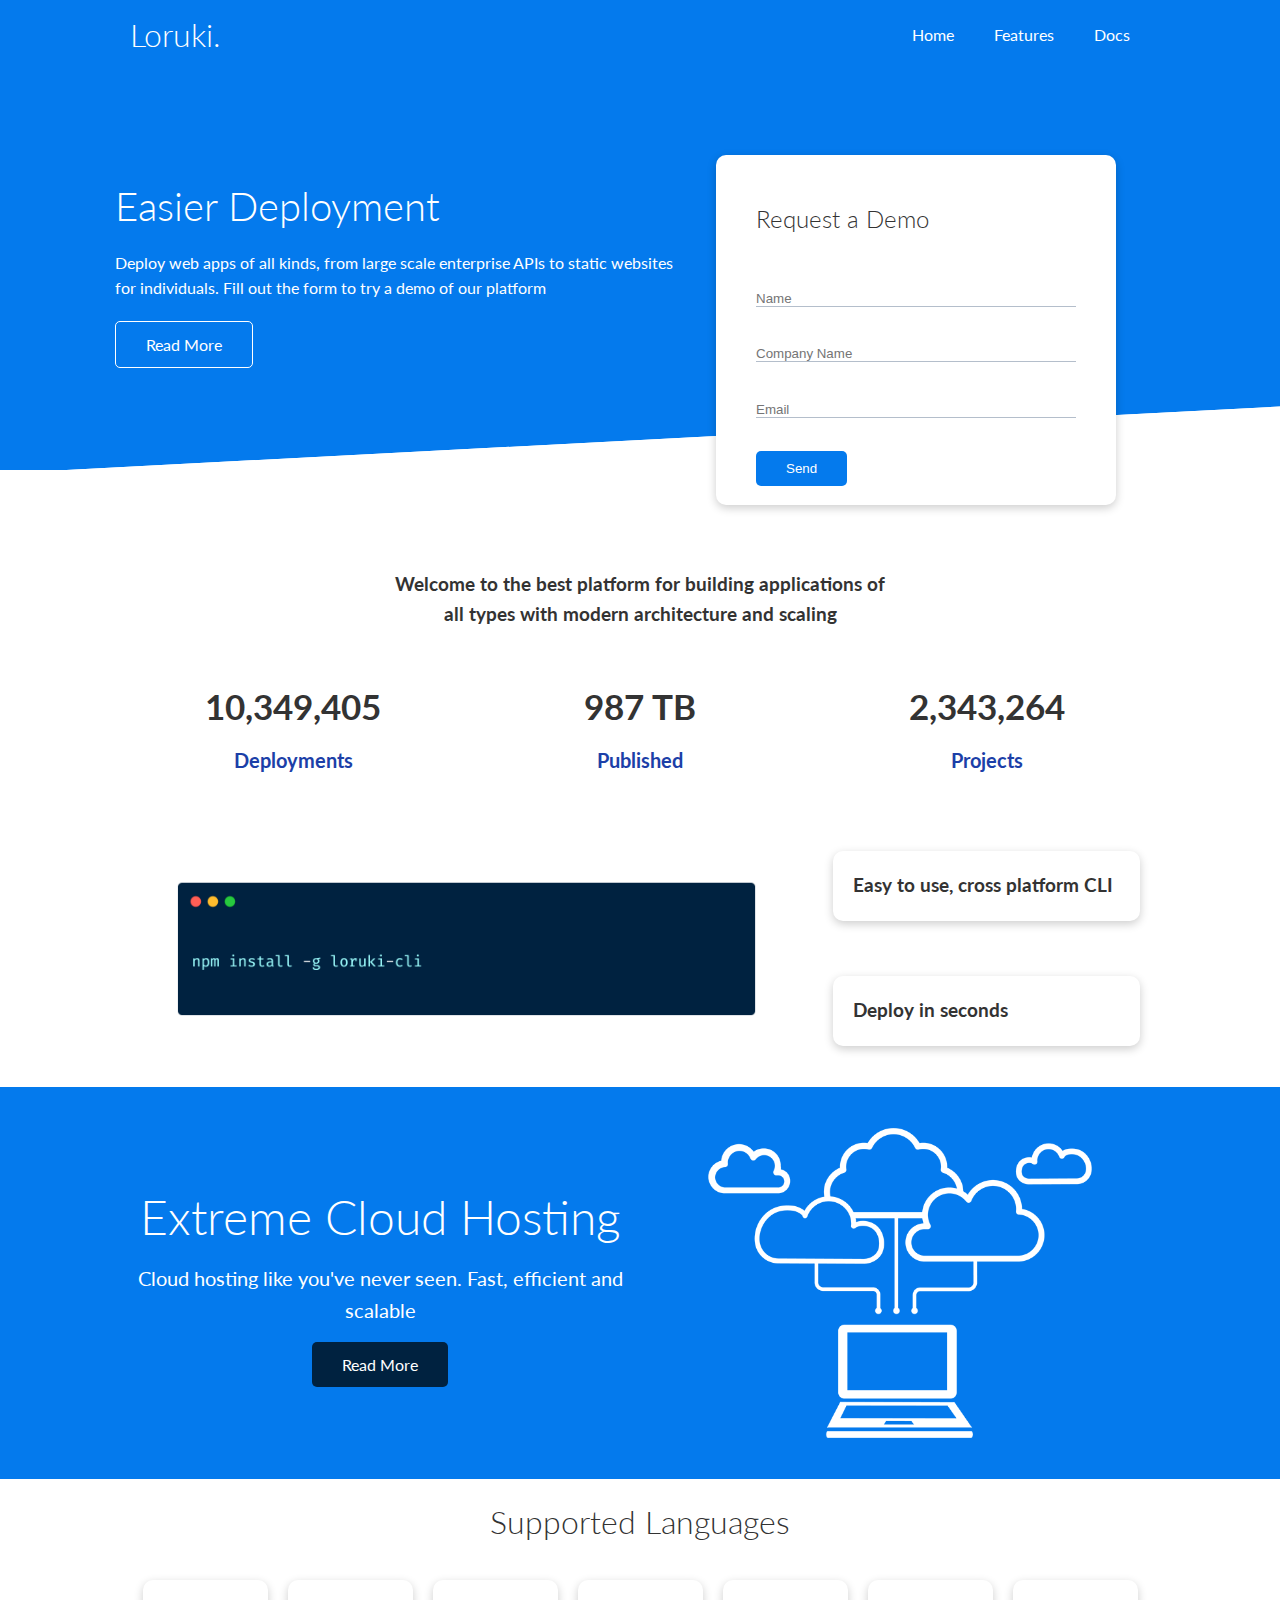
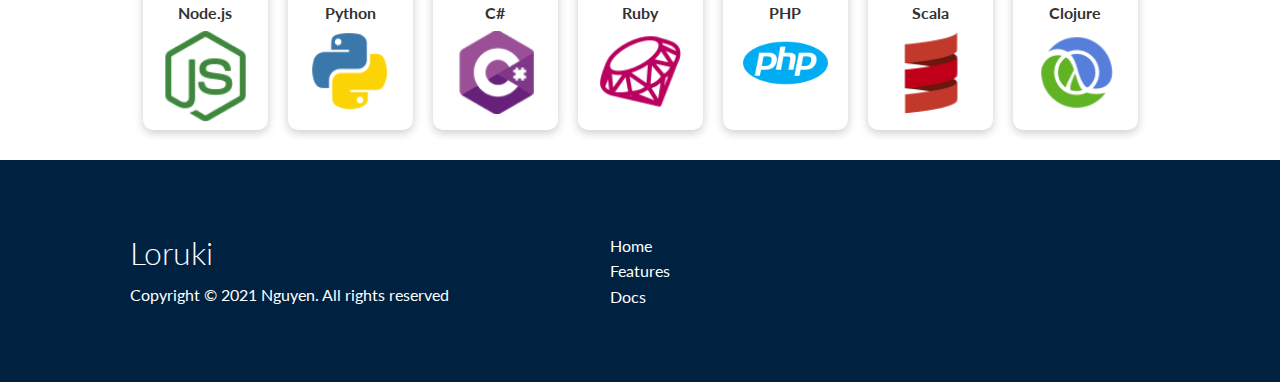
<file: index.html>
<!DOCTYPE html>
<html lang="en">
<head>
    <meta charset="UTF-8">
    <meta http-equiv="X-UA-Compatible" content="IE=edge">
    <meta name="viewport" content="width=device-width, initial-scale=1.0">
    <link rel="stylesheet" href="https://cdnjs.cloudflare.com/ajax/libs/font-awesome/5.15.2/css/all.min.css" 
    integrity="sha512-HK5fgLBL+xu6dm/Ii3z4xhlSUyZgTT9tuc/hSrtw6uzJOvgRr2a9jyxxT1ely+B+xFAmJKVSTbpM/CuL7qxO8w==" 
    crossorigin="anonymous" />
    <link rel="stylesheet" href="/css/utilities.css">
    <link rel="stylesheet" href="/css/style.css">
    <title>Loruki | Cloud Hosting For Everyone</title>
</head>
<body>
    <!-- Navbar -->
    <div id="navbar">
        <div class="container flex">
            <h1 class="logo">Loruki.</h1>
            <nav>
                <ul>
                    <li><a href="index.html">Home</a></li>
                    <li><a href="features.html">Features</a></li>
                    <li><a href="docs.html">Docs</a></li>
                </ul>
            </nav>
        </div>
    </div>
    <!-- End Navbar -->

    <!-- Showcase Section -->
    <section id="showcase">
        <div class="container grid">
            <div class="showcase-text">
                <h1>Easier Deployment</h1>
                <p>Deploy web apps of all kinds, from large scale enterprise APIs to static websites for individuals. Fill out the form to try a demo of our platform</p>
                <a href="#" class="btn btn-outline">Read More</a>
            </div>
            <!-- class names like from Bootsrap -->
            <div class="showcase-form card">
                <h2>Request a Demo</h2>
                <form name="contact" method="POST" netlify-honeypot="bot-field" data-netlify="true">
                    <input type="hidden" name="form-name" value="contact">
                    <p class="hidden">
                        <label>Don’t fill this out if you’re human: <input name="bot-field" /></label>
                    </p>
                    <div class="form-control">
                        <input type="text" name="name" placeholder="Name" required>
                    </div>
                    <div class="form-control">
                        <input type="text" name="company" placeholder="Company Name" required>
                    </div>
                    <div class="form-control">
                        <input type="email" name="email" placeholder="Email" required>
                    </div>
                    <input type="submit" value="Send" class="btn btn-primary">
                </form>
            </div>
        </div>
    </section>
    <!-- End Showcase Section -->

    <!-- Stats Section -->
    <section id="stats">
        <div class="container">
            <!-- my for margin on y-Axis -->
            <h3 class="stats-heading text-center my-1">
                Welcome to the best platform for building applications of all types with modern architecture and scaling
            </h3>
            <div class="grid grid-3 text-center my-4">
                <div>
                    <i class="fas fa-server fa-3x"></i>
                    <h3>10,349,405</h3>
                    <p class="text-secondary">Deployments</p>
                </div>
                <div>
                    <i class="fas fa-upload fa-3x"></i>
                    <h3>987 TB</h3>
                   <p class="text-secondary">Published</p>
                </div>
                <div>
                    <i class="fas fa-project-diagram fa-3x"></i>
                    <h3>2,343,264</h3>
                    <p class="text-secondary">Projects</p>
                </div>
            </div>
        </div>
    </section>
    <!-- End Stats Section -->

    <!-- Cli -->
    <section id="cli">
        <div class="container grid">
            <img src="img/cli.png" alt="image ">
            <div class="card">
                <h3>Easy to use, cross platform CLI</h3>
            </div>
            <div class="card">
                <h3>Deploy in seconds</h3>
            </div>
        </div>
    </section>
    <!-- End Cli -->

    <!-- Cloud -->
    <section class="cloud bg-primary my-2 py-2">
        <div class="container grid">
            <div class="text-center">
                <h2 class="lg">Extreme Cloud Hosting</h2>
                <p class="lead my-1">Cloud hosting like you've never seen. Fast, efficient and scalable</p>
                <a href="#" class="btn btn-dark">Read More</a>
            </div>
            <img src="img/cloud.png" alt="image">
        </div>
    </section>
    <!-- End Cloud -->

    <!-- Languages -->
    <section id="languages">
        <h2 class="md text-center my-2">Supported Languages</h2>
        <div class="container flex">
            <div class="card">
                <h4 class="text-center">Node.js</h4>
                <img src="/img/logos/node.png" alt="image">
            </div>
            <div class="card">
                <h4 class="text-center">Python</h4>
                <img src="/img/logos/python.png" alt="image">
            </div>
            <div class="card">
                <h4 class="text-center">C#</h4>
                <img src="/img/logos/csharp.png" alt="image">
            </div>
            <div class="card">
                <h4 class="text-center">Ruby</h4>
                <img src="/img/logos/ruby.png" alt="image">
            </div>
            <div class="card">
                <h4 class="text-center">PHP</h4>
                <img src="/img/logos/php.png" alt="image">
            </div>
            <div class="card">
                <h4 class="text-center">Scala</h4>
                <img src="/img/logos/scala.png" alt="image">
            </div>
            <div class="card">
                <h4 class="text-center">Clojure</h4>
                <img src="/img/logos/clojure.png" alt="image">
            </div>
        </div>
    </section>
    <!-- End Languages -->

    <!-- Footer -->
    <section id="footer" class="bg-dark py-5">
        <div class="container grid grid-3">
            <div>
                <h1>Loruki</h1>
                <p>Copyright &copy; 2021 Nguyen. All rights reserved</p>
            </div>
            <nav>
                <ul>
                    <li><a href="index.html">Home</a></li>
                    <li><a href="features.html">Features</a></li>
                    <li><a href="docs.html">Docs</a></li>
                </ul>
            </nav>
            <div class="social">
                <a href=""><i class="fab fa-github fa-2x"></i></a>
                <a href=""><i class="fab fa-facebook fa-2x"></i></a>
                <a href=""><i class="fab fa-instagram fa-2x"></i></a>
                <a href=""><i class="fab fa-twitter fa-2x"></i></a>
            </div>
        </div>
    </section>
    <!-- End Footer -->
</body>
</html>
</file>
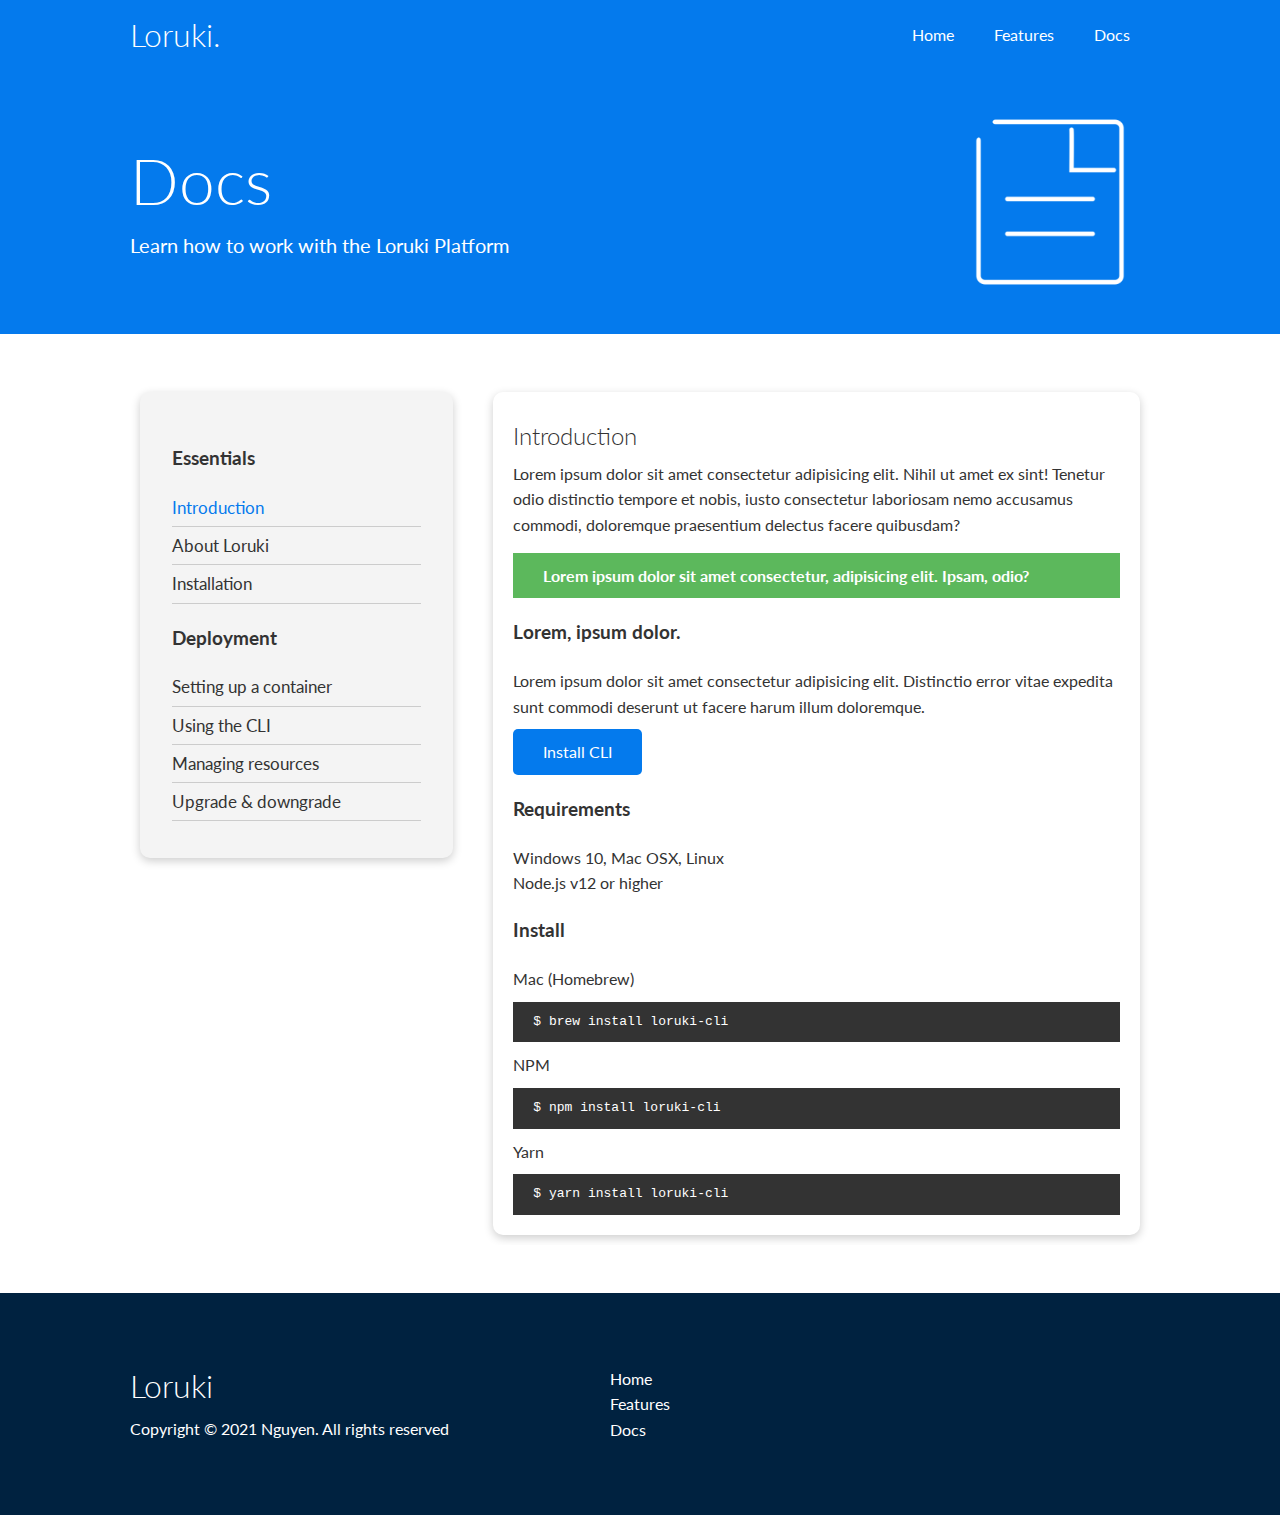
<file: docs.html>
<!DOCTYPE html>
<html lang="en">
<head>
    <meta charset="UTF-8">
    <meta http-equiv="X-UA-Compatible" content="IE=edge">
    <meta name="viewport" content="width=device-width, initial-scale=1.0">
    <link rel="stylesheet" href="https://cdnjs.cloudflare.com/ajax/libs/font-awesome/5.15.2/css/all.min.css" 
    integrity="sha512-HK5fgLBL+xu6dm/Ii3z4xhlSUyZgTT9tuc/hSrtw6uzJOvgRr2a9jyxxT1ely+B+xFAmJKVSTbpM/CuL7qxO8w==" 
    crossorigin="anonymous" />
    <link rel="stylesheet" href="/css/utilities.css">
    <link rel="stylesheet" href="/css/style.css">
    <title>Loruki | Cloud Hosting For Everyone</title>
</head>
<body>
    <!-- Navbar -->
    <div id="navbar">
        <div class="container flex">
            <h1 class="logo">Loruki.</h1>
            <nav>
                <ul>
                    <li><a href="index.html">Home</a></li>
                    <li><a href="features.html">Features</a></li>
                    <li><a href="docs.html">Docs</a></li>
                </ul>
            </nav>
        </div>
    </div>
    <!-- End Navbar -->

    <!-- Head -->
    <section id="docs-head" class=" bg-primary py-3">
        <div class="container grid">
            <div>
                <h1 class="xl">Docs</h1>
                <p class="lead">Learn how to work with the Loruki Platform</p>
            </div>
            <img src="img/docs.png" alt="image">
        </div>
    </section>
    <!-- End Head -->

    <!-- Docs Main -->
    <section id="docs-main" class="my-4">
        <div class="container grid">
            <div class="card bg-light p-3">
                <h3 class="my-2">Essentials</h3>
                <nav>
                    <ul>
                        <li><a class="text-primary" href="">Introduction</a></li>
                        <li><a href="">About Loruki</a></li>
                        <li><a href="">Installation</a></li>
                    </ul>
                </nav>
                <h3 class="my-2">Deployment</h3>
                <nav>
                    <ul>
                        <li><a href="">Setting up a container</a></li>
                        <li><a href="">Using the CLI</a></li>
                        <li><a href="">Managing resources</a></li>
                        <li><a href="">Upgrade & downgrade</a></li>
                    </ul>
                </nav>
            </div>
            <div class="card">
                <h2>Introduction</h2>
                <p>Lorem ipsum dolor sit amet consectetur adipisicing elit. Nihil ut amet ex sint! Tenetur odio distinctio tempore et nobis,
                iusto consectetur laboriosam nemo accusamus commodi, doloremque praesentium delectus facere quibusdam?</p>
                <div class="alert alert-sucess">
                    <i class="fas fa-info"></i> Lorem ipsum dolor sit amet consectetur, adipisicing elit. Ipsam, odio?
                </div>

                <h3>Lorem, ipsum dolor.</h3>
                <p>Lorem ipsum dolor sit amet consectetur adipisicing elit. Distinctio error vitae expedita sunt commodi deserunt ut facere 
                harum illum doloremque.</p>
                <a href="" class="btn btn-primary">Install CLI</a>

                <h3>Requirements</h3>
                <ul>
                    <li>Windows 10, Mac OSX, Linux</li>
                    <li>Node.js v12 or higher</li>
                </ul>

                <h3>Install</h3>
                <p>Mac (Homebrew)</p>
                <pre><code>$ brew install loruki-cli</code></pre>
                <p>NPM</p>
                <pre><code>$ npm install loruki-cli</code></pre>
                <p>Yarn</p>
                <pre><code>$ yarn install loruki-cli</code></pre>
            </div>
        </div>
    </section>
    <!-- End Docs Main -->

    <!-- Footer -->
    <section id="footer" class="bg-dark py-5">
        <div class="container grid grid-3">
            <div>
                <h1>Loruki</h1>
                <p>Copyright &copy; 2021 Nguyen. All rights reserved</p>
            </div>
            <nav>
                <ul>
                    <li><a href="index.html">Home</a></li>
                    <li><a href="features.html">Features</a></li>
                    <li><a href="docs.html">Docs</a></li>
                </ul>
            </nav>
            <div class="social">
                <a href=""><i class="fab fa-github fa-2x"></i></a>
                <a href=""><i class="fab fa-facebook fa-2x"></i></a>
                <a href=""><i class="fab fa-instagram fa-2x"></i></a>
                <a href=""><i class="fab fa-twitter fa-2x"></i></a>
            </div>
        </div>
    </section>
    <!-- End Footer -->
</body>
</html>
</file>
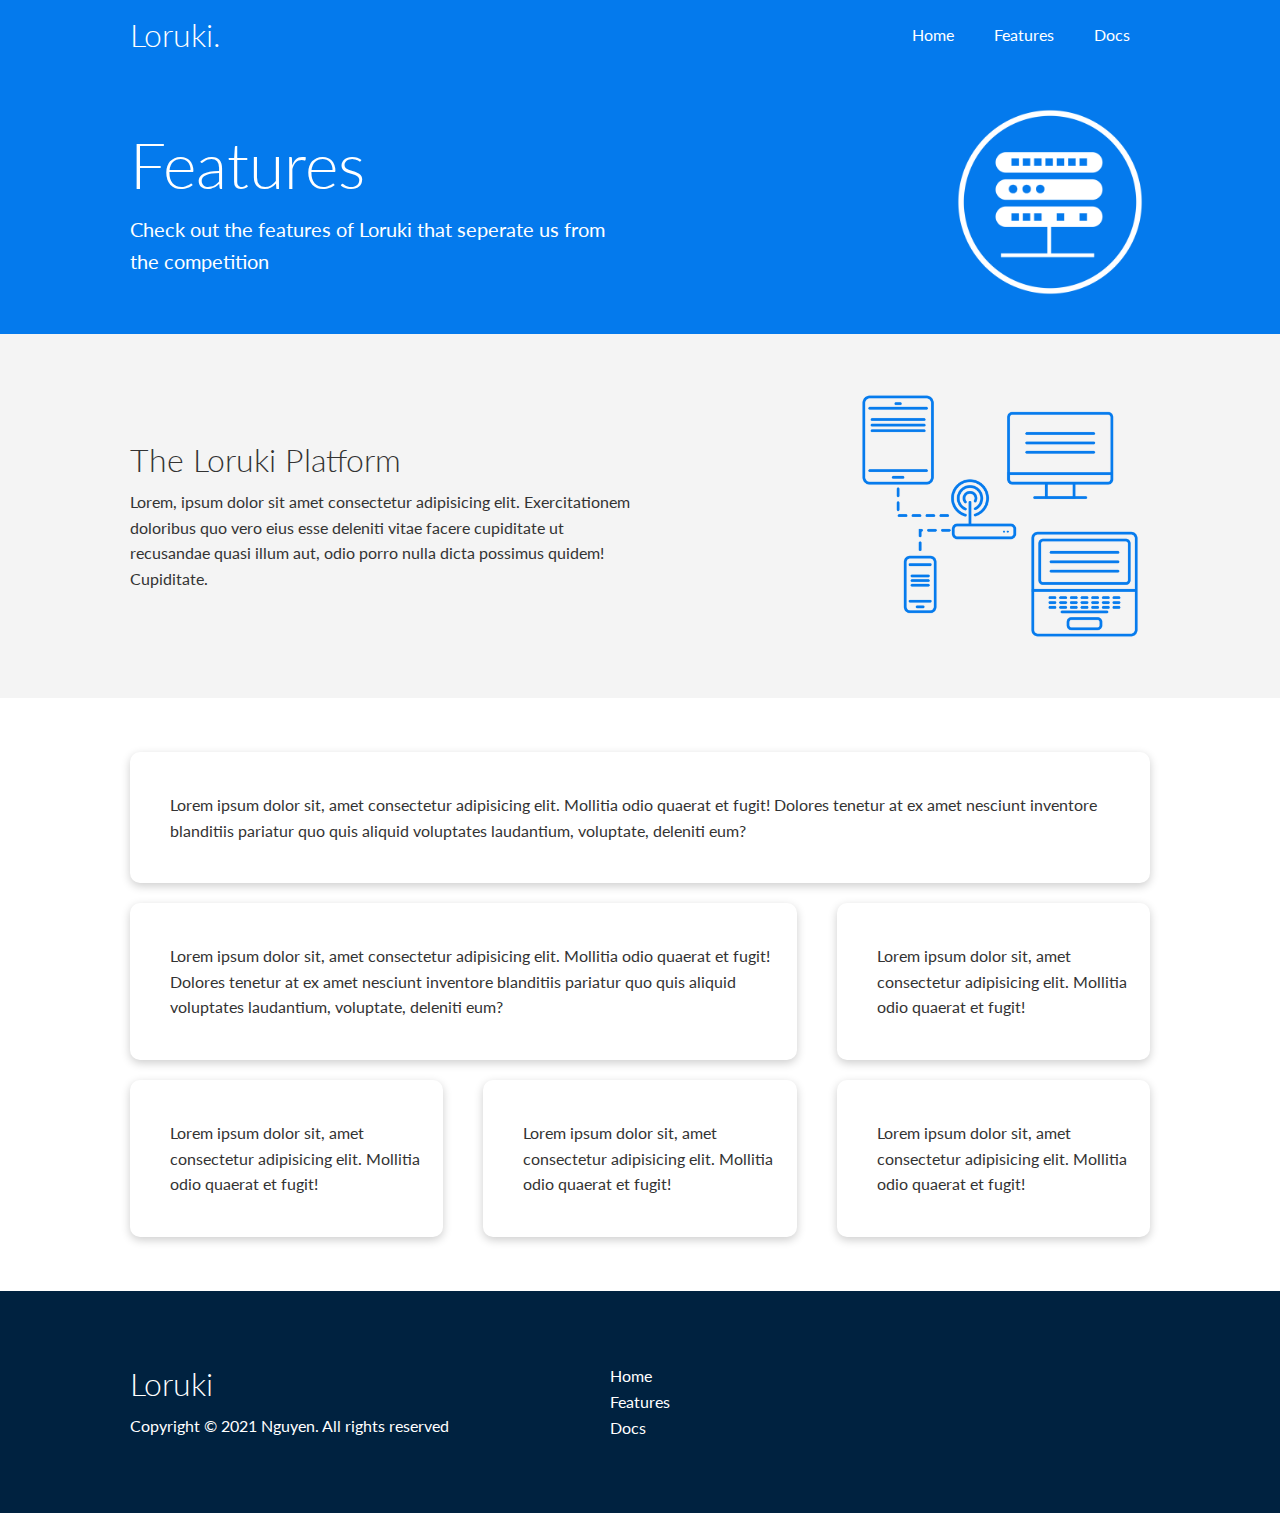
<file: features.html>
<!DOCTYPE html>
<html lang="en">
<head>
    <meta charset="UTF-8">
    <meta http-equiv="X-UA-Compatible" content="IE=edge">
    <meta name="viewport" content="width=device-width, initial-scale=1.0">
    <link rel="stylesheet" href="https://cdnjs.cloudflare.com/ajax/libs/font-awesome/5.15.2/css/all.min.css" 
    integrity="sha512-HK5fgLBL+xu6dm/Ii3z4xhlSUyZgTT9tuc/hSrtw6uzJOvgRr2a9jyxxT1ely+B+xFAmJKVSTbpM/CuL7qxO8w==" 
    crossorigin="anonymous" />
    <link rel="stylesheet" href="/css/utilities.css">
    <link rel="stylesheet" href="/css/style.css">
    <title>Loruki | Cloud Hosting For Everyone</title>
</head>
<body>
    <!-- Navbar -->
    <div id="navbar">
        <div class="container flex">
            <h1 class="logo">Loruki.</h1>
            <nav>
                <ul>
                    <li><a href="index.html">Home</a></li>
                    <li><a href="features.html">Features</a></li>
                    <li><a href="docs.html">Docs</a></li>
                </ul>
            </nav>
        </div>
    </div>
    <!-- End Navbar -->

    <!-- Head -->
    <section id="features-head" class=" bg-primary py-3">
        <div class="container grid">
            <div>
                <h1 class="xl">Features</h1>
                <p class="lead">Check out the features of Loruki that seperate us from the competition</p>
            </div>
            <img src="img/server.png" alt="image">
        </div>
    </section>
    <!-- End Head -->

    <!-- Sub Head -->
    <section id="features-sub-head" class="bg-light py-3">
        <div class="container grid">
            <div>
                <h1 class="md">The Loruki Platform</h1>
                <p>Lorem, ipsum dolor sit amet consectetur adipisicing elit. Exercitationem doloribus quo vero eius esse deleniti vitae 
                    facere cupiditate ut recusandae quasi illum aut, odio porro nulla dicta possimus quidem! Cupiditate.</p>
            </div>
            <img src="/img/server2.png" alt="image">
        </div>
    </section>
    <!-- End Sub Head -->

    <!-- Features Main -->
    <section id="features-main" class="my-2">
        <div class="container grid grid-3">
            <div class="card flex">
                <i class="fas fa-server fa-3x"></i>
                <p>Lorem ipsum dolor sit, amet consectetur adipisicing elit. Mollitia odio quaerat et fugit! Dolores tenetur at ex amet 
                    nesciunt inventore blanditiis pariatur quo quis aliquid voluptates laudantium, voluptate, deleniti eum?</p>
            </div>
            <div class="card flex">
                <i class="fas fa-database fa-3x"></i>
                <p>Lorem ipsum dolor sit, amet consectetur adipisicing elit. Mollitia odio quaerat et fugit! Dolores tenetur at ex amet 
                    nesciunt inventore blanditiis pariatur quo quis aliquid voluptates laudantium, voluptate, deleniti eum?</p>
            </div>
            <div class="card flex">
                <i class="fas fa-laptop fa-3x"></i>
                <p>Lorem ipsum dolor sit, amet consectetur adipisicing elit. Mollitia odio quaerat et fugit!</p>
            </div>
            <div class="card flex">
                <i class="fas fa-upload fa-3x"></i>
                <p>Lorem ipsum dolor sit, amet consectetur adipisicing elit. Mollitia odio quaerat et fugit!</p>
            </div>
            <div class="card flex">
                <i class="fas fa-power-off fa-3x"></i>
                <p>Lorem ipsum dolor sit, amet consectetur adipisicing elit. Mollitia odio quaerat et fugit!</p>
            </div>
            <div class="card flex">
                <i class="fas fa-laptop-code fa-3x"></i>
                <p>Lorem ipsum dolor sit, amet consectetur adipisicing elit. Mollitia odio quaerat et fugit!</p>
            </div>
        </div>
    </section>
    <!-- End Features Main -->

    <!-- Footer -->
    <section id="footer" class="bg-dark py-5">
        <div class="container grid grid-3">
            <div>
                <h1>Loruki</h1>
                <p>Copyright &copy; 2021 Nguyen. All rights reserved</p>
            </div>
            <nav>
                <ul>
                    <li><a href="index.html">Home</a></li>
                    <li><a href="features.html">Features</a></li>
                    <li><a href="docs.html">Docs</a></li>
                </ul>
            </nav>
            <div class="social">
                <a href=""><i class="fab fa-github fa-2x"></i></a>
                <a href=""><i class="fab fa-facebook fa-2x"></i></a>
                <a href=""><i class="fab fa-instagram fa-2x"></i></a>
                <a href=""><i class="fab fa-twitter fa-2x"></i></a>
            </div>
        </div>
    </section>
    <!-- End Footer -->
</body>
</html>
</file>
<file: css/utilities.css>
/*  =========
    Utilities
    ========= */
.container {
    /* max width, in case display is to big */
    max-width: 1100px;
    /* center container */
    margin: 0 auto;
    /* by overflowing content, adds scrollbar only when necessary*/
    overflow: auto;
    padding: 0 40px;
}

.flex {
    display: flex;
    justify-content: center;
    align-items: center;
    height: 100%;
}

.grid {
    display: grid;
    /* repeat 2 times 1 fraction*/
    grid-template-columns: repeat(2,1fr);
    gap: 20px;
    justify-content: center;
    align-items: center;
    height: 100%;
}

.grid-3 {
    grid-template-columns: repeat(3,1fr);
}

.card {
    background-color: #fff;
    color: #333;
    border-radius: 10px;
    box-shadow: 0 3px 10px rgba(0, 0, 0, .2);
    padding: 20px;
    margin: 10px;
}

.btn {
    display: inline-block;
    padding: 10px 30px;
    cursor: pointer;
    background-color: var(--prime-color);
    color: #fff;
    border: none;
    border-radius: 5px;
}

.btn-outline {
    background-color: transparent;
    border: 1px solid #fff;
}

.btn:hover {
    transform: scale(.98)
}

/* Backgrounds & colored buttons */
.bg-primary,
.btn-primary {
    background-color: var(--prime-color);
    color: #fff;
}

.bg-secondary,
.btn-secondary {
    background-color: var(--secondary-color);
    color: #fff;
}

.bg-dark,
.btn-dark {
    background-color: var(--dark-color);
    color: #fff;
}

.bg-light,
.btn-light {
    background-color: var(--light-color);
    color: #333;
}

.bg-primary a,
.btn-primary a,
.bg-secondary a,
.btn-secondary a,
.bg-dark a,
.btn-dark a {
    color: #fff;
}

/* Text colors */
.text-primary {
    color: var(--prime-color);
}

.text-secondary {
    color: var(--secondary-color);
}

.text-dark {
    color: var(--dark-color);
}

.text-light {
    color: var(--light-color);
}

.lead {
    font-size: 20px;
}

.sm {
    font-size: 1rem;
}

.md {
    font-size: 2rem;
}

.lg {
    font-size: 3rem;
}

.xl {
    font-size: 4rem;
}


.text-center {
    text-align: center;
}

/* Margin top-bottom */
.my-1 {
    /* rem takes the root font-size, meaning font-size of the html-Tag (=16px)*/
    margin: 1rem 0; /* 1 times 16px */
}

.my-2 {
    margin: 1.5rem 0;
}

.my-3 {
    margin: 2rem 0;
}

.my-4 {
    margin: 3rem 0;
}

.my-5 {
    margin: 4rem 0;
}

/* Margin all around */
.m-1 {
    margin: 1rem;
}

.m-2 {
    margin: 1.5rem;
}

.m-3 {
    margin: 2rem;
}

.m-4 {
    margin: 3rem;
}

.m-5 {
    margin: 4rem;
}

/* Padding top-bottom */
.py-1 {
    padding: 1rem 0;
}

.py-2 {
    padding: 1.5rem 0;
}

.py-3 {
    padding: 2rem 0;
}

.py-4 {
    padding: 3rem 0;
}

.py-5 {
    padding: 4rem 0;
}

/* Padding all around */
.p-1 {
    padding: 1rem;
}

.p-2 {
    padding: 1.5rem;
}

.p-3 {
    padding: 2rem;
}

.p-4 {
    padding: 3rem;
}

.p-5 {
    padding: 4rem;
}
</file>
<file: css/style.css>
@import url('https://fonts.googleapis.com/css2?family=Lato:wght@300&display=swap');

:root {
    --prime-color: #047aed;
    --secondary-color: #1c3fa8;
    --dark-color: #002240;
    --light-color: #f4f4f4;
    --sucess-color: #5cb85c;
    --error-color: #d9534f;
}

* {
    box-sizing: border-box;
    padding: 0;
    margin: 0;
    /*
    border: 1px solid black; /**/
}

body {
    font-family: 'Lato', sans-serif;
    color: #333;
    /* Zeilenabstand */
    line-height: 1.6;
}

ul {
    /* remove bulletpoints with none */
    list-style-type: none;
}

a {
    /* remove underline with none */
    text-decoration: none;
    color: #333;
}

h1, h2 {
    /* 300 -> make less bold */
    font-weight: 300;
    line-height: 1.2;
    margin: 10px 0;
}

p {
    margin: 10px 0;
}

img {
    /* keep images within there container */
    width: 100%;
}
code, 
pre {
    background-color: #333;
    color: #fff;
    padding: 10px;
}

.hidden {
    visibility: hidden;
    height: 0;
}
/*  ======
    Navbar
    ====== */
#navbar {
    background-color: var(--prime-color);
    color: #fff;
    height: 70px;
}

#navbar .flex {
    justify-content: space-between;
}

#navbar ul {
    display: flex;
}

#navbar a {
    color: #fff;
    margin: 0 10px;
    padding: 10px;
}

#navbar a:hover {                                                                                                                             
    border-bottom: 2px solid white;
}
/*  ==========
    End Navbar
    ========== */

/*  ========
    Showcase
    ======== */
#showcase {
    background-color: var(--prime-color);
    height: 400px;
    color: #fff;
    position: relative;
}

#showcase h1 {
    font-size: 40px;
}

#showcase p {
    margin: 20px 0;
}

#showcase .grid {
    grid-template-columns: 55% 45%;
    gap: 30px;
    overflow: visible;
}

#showcase .showcase-text {
    animation: slideFromLeft 1s ease-in;
}

#showcase .showcase-form {
    position: relative;
    top: 60px;
    height: 350px;
    width: 400px;
    padding: 40px;
    z-index: 100;
    animation: slideFromRight 1s ease-in;
}

#showcase .form-control {
    margin: 30px 0; 
}

#showcase .form-control input[type='text'],
#showcase .form-control input[type='email'] {
    border: none;
    border-bottom: 1px solid #b4becb;
    width: 100%;
}

#showcase .form-control input:focus {
    /* remove border around input text when focused */
    outline: none;
}

#showcase::before,
#showcase::after {
    content: '';
    position: absolute;
    height: 100px;
    background-color: #fff;
    bottom: -70px;
    left: 0;
    right: 0;
    transform: skewY(-3deg);
    /* prefixes, so it works on all browsers */
    -webkit-transform: skewY(-3deg); /* for Chrome and Safari */
    -moz-transform: skewY(-3deg);
    -ms-transform: skewY(-3deg);
}

/*  ============
    End Showcase
    ============ */

/*  =====
    Stats
    ===== */
#stats {
    margin-top: 100px;
    animation: slideFromBottom 1s ease-in;
}

#stats .stats-heading {
    max-width: 500px;
    /* put in the middle */
    margin: auto;
}

#stats .grid h3 {
    font-size: 35px;
}

#stats .grid p {
    font-size: 20px;
    font-weight: bold;
}
/*  =========
    End Stats
    ========= */

/*  ===
    Cli
    === */
#cli .grid {
    /* erzeugt 3 Spalten */
    grid-template-columns: repeat(3,1fr);
    /* erzeugt 2 Zeilen */
    grid-template-rows: repeat(2,1fr);
}

/* get anything that is the first child of grid */
#cli .grid > *:first-child {
    /* span from column 1 to 2 */
    grid-column: 1 / span 2;
    grid-row: 1 / span 2;
}
/*  =======
    End Cli
    ======= */

/*  =====
    Cloud
    ===== */

/* styled in utilities.css */

/*  =========
    End Cloud
    ========= */

/*  =========
    Languages
    ========= */
#languages {
    margin-bottom: 20px;
}

#languages .card {
    width: 125px;
    height: 150px;
    margin-top: 15px;
    transition: transform .3s ease;
}

#languages .card:hover {
    transform: translateY(-10px);
}

#languages .card h4 {
    margin-bottom: 5px;
}

#languages .flex {
    /* pushes elements to the next line instead of squeezing it togehter by resizing */
    flex-wrap: wrap;
}
/*  =============
    End Languages
    ============= */

/*  ======
    Footer
    ====== */
#footer nav {
    /*margin: 0 auto;*/ /* works also*/
    justify-self: center;
}

#footer .social {
    /*margin: 0 auto;*/
    justify-self: center;
}

#footer .social a {
    margin: 0 10px;
}
/*  ==========
    End Footer
    ========== */

/*  ==========  
    Animations
    ========== */
@keyframes slideFromLeft {
    0% {
        transform: translateX(-100%);
    }

    100% {
        transform: translateX(0);
    }
}

@keyframes slideFromRight {
    0% {
        transform: translateX(100%);
    }

    100% {
        transform: translateX(0);
    }
}

@keyframes slideFromTop {
    0% {
        transform: translateY(-100%);
    }

    100% {
        transform: translateY(0);
    }
}

@keyframes slideFromBottom {
    0% {
        transform: translateY(100%);
    }

    100% {
        transform: translateY(0);
    }
}
/*  ==============
    End Animations
    ============== */

/*  ================
    --- Features ---
    ================ */
#features-head img,
#docs-head img {
    width: 200px;
    justify-self: flex-end;
}

#features-sub-head img {
    width: 300px;
    justify-self: flex-end;
}

#features-main .grid {
    padding: 30px;
}

#features-main .grid > *:first-child {
    /* span from column 1 to 2 */
    grid-column: 1 / span 3;
}

#features-main .grid > *:nth-child(2) {
    /* span from column 1 to 2 */
    grid-column: 1 / span 2;
}

#features-main .card > i {
    margin-right: 20px;
}
/*  ====================
    --- End Features --- 
    ==================== */

/*  ============
    --- Docs ---
    ============ */
#docs-main h3 {
    margin: 20px 0;
}

#docs-main .grid {
    grid-template-columns: 1fr 2fr;
    align-items: flex-start;
}

#docs-main nav li {
    font-size: 17px;
    padding-bottom: 5px;
    margin-bottom: 5px;
    border-bottom: 1px solid #ccc;
}

#docs-main nav a:hover {
    font-weight: bold;
}

/*  =====
    Alert
    ===== */
#docs-main .alert {
    background-color: var(--light-color);
    padding: 10px 20px;
    font-weight: bold;
    margin: 15px 0;
}

#docs-main .alert i {
    margin-right: 10px;
}

#docs-main .alert-sucess {
    background-color: var(--sucess-color);
    color: #fff;
}

#docs-main .alert-error {
    background-color: var(--error-color);
    color: #fff;
}
/*  =========
    End Alert
    ========= */

/*  ================
    --- End Docs ---
    ================ */

/*  ==============================
    Media Query: Tablets and under 
    ============================== */
@media (max-width: 768px) {
    .grid,
    #showcase .grid,
    #stats .grid,
    #cli .grid,
    #cloud .grid,
    #features-main .grid,
    #docs-main .grid {
        grid-template-columns: 1fr;
        grid-template-rows: 1fr;
    }

    #showcase {
        height: auto;
    }

    #showcase .showcase-text {
        text-align: center;
        margin-top: 40px;
    }
    #showcase .showcase-form {
        justify-self: center;
        margin: auto;
    }

    #cli .grid > *:first-child {
        /* span from column 1 to 2 */
        grid-column: 1;
        grid-row: 1;
    }

    #features-head,
    #features-sub-head,
    #docs-head {
        text-align: center;
    }

    #features-head img ,
    #features-sub-head img ,
    #docs-head img {
        justify-self: center;
    }

    #features-main .grid > *:first-child,
    #features-main .grid > *:nth-child(2) {
        grid-column: 1;
    }

    #footer {
        text-align: center;
    }
}
/*  ==================================
    End Media Query: Tablets and under 
    ================================== */

/*  ===================
    Media Query: Moblie 
    =================== */
@media (max-width: 500px) {
    #navbar {
        height: 110px;
    }
    
    #navbar .flex {
        flex-direction: column;
    }

    #navbar nav {
        background-color: rgba(0, 0, 0, 0.1);
        padding: 10px;
    }
}
/*  =======================
    End Media Query: Moblie 
    ======================= */
</file>
